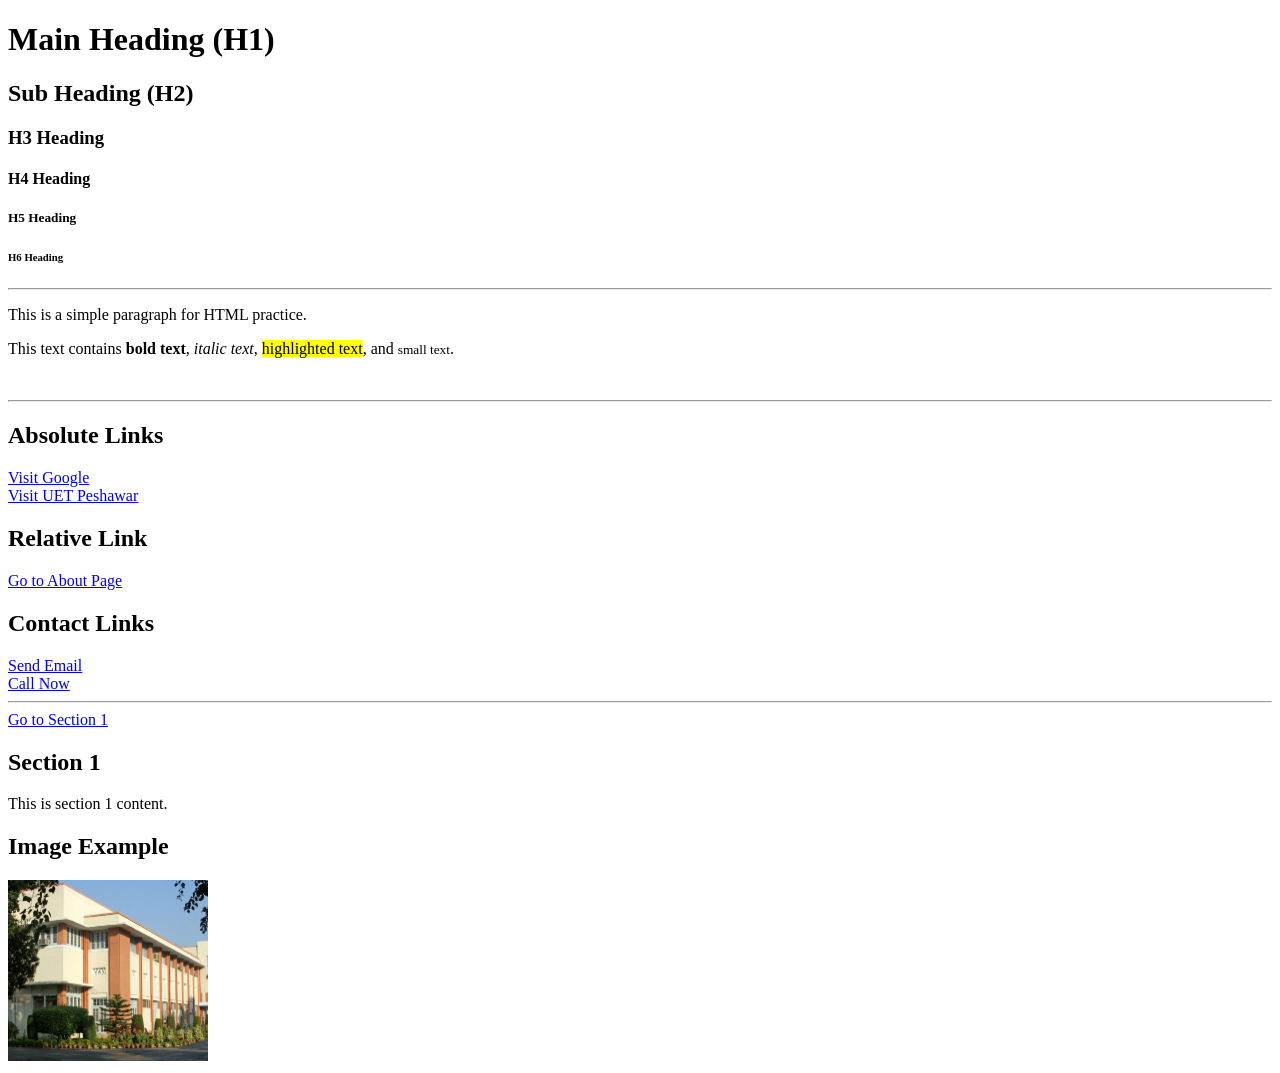
<file: lab02.html>
<!DOCTYPE html>
<html lang="en">
<head>
    <meta charset="UTF-8">
    <meta name="viewport" content="width=device-width, initial-scale=1.0">
    <meta name="description" content="Lab 02 - HTML Basics">
    <meta name="author" content="Jawaria Javid">
    <title>Lab 02 - HTML Basics</title>
   
</head>
<body>

</body>
</html>
<h1>Main Heading (H1)</h1>
<h2>Sub Heading (H2)</h2>
<h3>H3 Heading</h3>
<h4>H4 Heading</h4>
<h5>H5 Heading</h5>
<h6>H6 Heading</h6>

<hr>

<p>This is a simple paragraph for HTML practice.</p>

<p>
    This text contains <strong>bold text</strong>,
    <em>italic text</em>,
    <mark>highlighted text</mark>,
    and <small>small text</small>.
</p>

<br>
<hr>
<h2>Absolute Links</h2>
<a href="https://www.google.com" target="_blank">Visit Google</a><br>
<a href="https://www.uetpeshawar.edu.pk" target="_blank">Visit UET Peshawar</a>
<h2>Relative Link</h2>
<a href="about.html">Go to About Page</a>
<h2>Contact Links</h2>
<a href="mailto:jawaria@example.com">Send Email</a><br>
<a href="tel:+923001234567">Call Now</a>
<hr>
 <a href="#section1">Go to Section 1</a>
<h2 id="section1">Section 1</h2>
<p>This is section 1 content.</p>
</hr>
<h2>Image Example</h2>
<a href="https://www.uetpeshawar.edu.pk" target="_blank">
    <img src="uet peshawar.jpg" alt="University of Engineering and Technology Peshawar building" width="200">
</a>
</file>
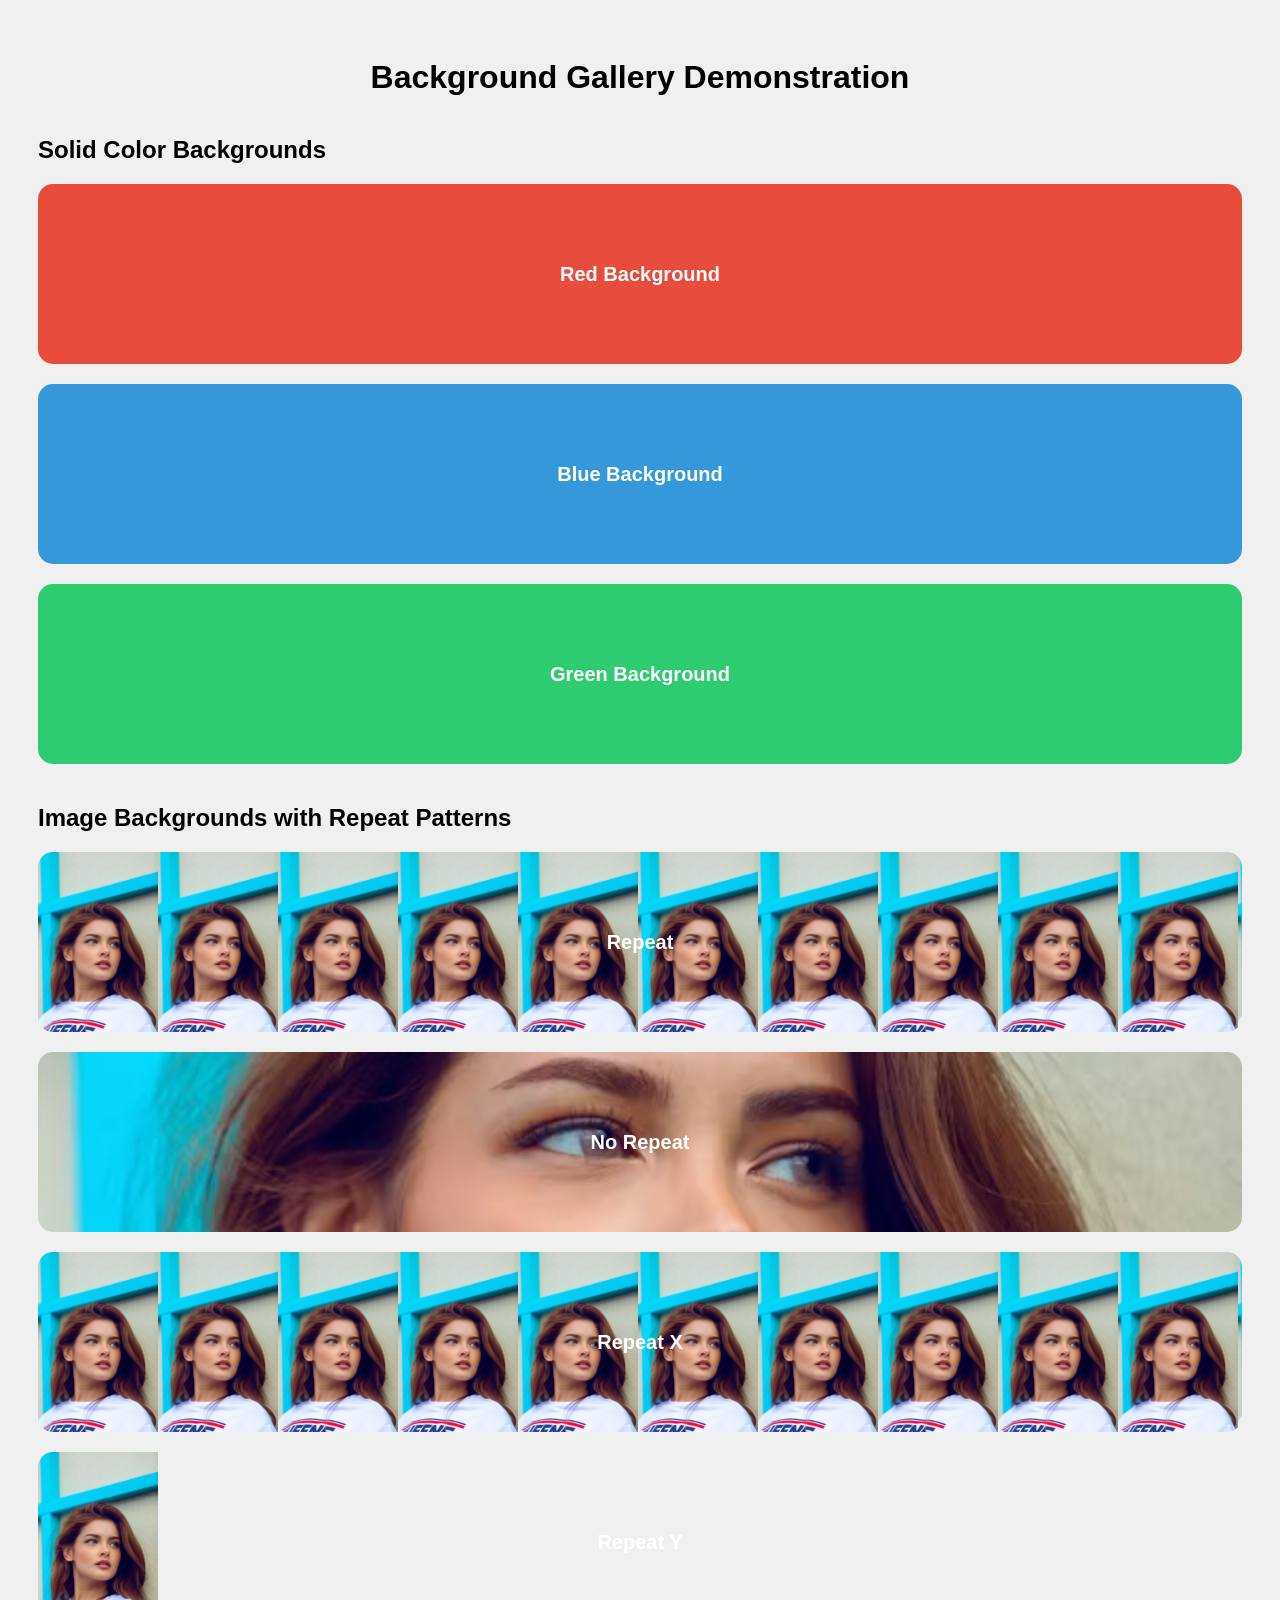
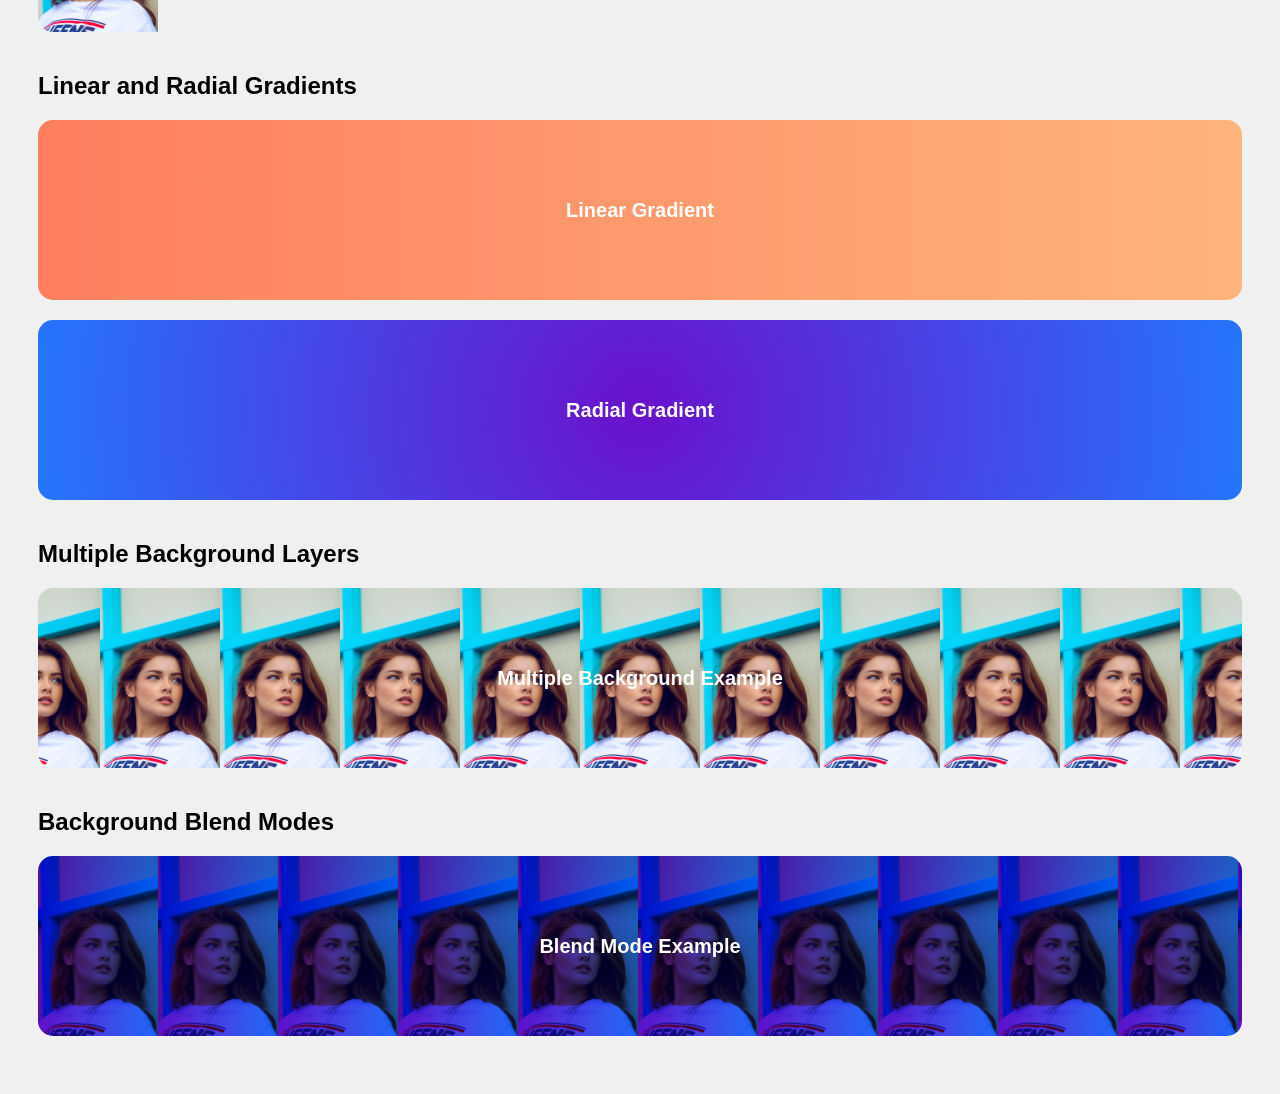
<file: exercises/backgrounds.html>
<!DOCTYPE html>
<html lang="en">
<head>
<meta charset="UTF-8">
<title>Background Gallery</title>

<style>

/* General Page Style */

body{
    font-family: Arial, sans-serif;
    background-color:#f0f0f0;
    padding:30px;
}

h1{
    text-align:center;
}

h2{
    margin-top:40px;
}


/* Box Style */

.demo-box{
    height:180px;
    margin:20px 0;
    border-radius:15px;
    color:white;
    font-weight:bold;
    text-align:center;
    line-height:180px;
    font-size:20px;
    background-size:120px;   /* helps show repeat pattern clearly */
}



/* ------------------- */
/* Solid Color Backgrounds */
/* ------------------- */

.red{
    background-color:#e74c3c;
}

.blue{
    background-color:#3498db;
}

.green{
    background-color:#2ecc71;
}



/* ------------------- */
/* Image Backgrounds */
/* ------------------- */

.repeat{
    background-image:url("Jiya.jpg");
    background-repeat:repeat;
}

.no-repeat{
    background-image:url("Jiya.jpg");
    background-repeat:no-repeat;
    background-position:center;
    background-size:cover;
}

.repeat-x{
    background-image:url("Jiya.jpg");
    background-repeat:repeat-x;
}

.repeat-y{
    background-image:url("Jiya.jpg");
    background-repeat:repeat-y;
}



/* ------------------- */
/* Gradients */
/* ------------------- */

.linear{
    background:linear-gradient(to right,#ff7e5f,#feb47b);
}

.radial{
    background:radial-gradient(circle,#6a11cb,#2575fc);
}



/* ------------------- */
/* Multiple Backgrounds */
/* ------------------- */

.multi{

background-image:
url("Jiya.jpg"),
linear-gradient(to bottom,#ff7e5f,#feb47b);

background-repeat:repeat,no-repeat;
background-position:center,center;

}



/* ------------------- */
/* Background Blend Mode */
/* ------------------- */

.blend{

background-image:
url("Jiya.jpg"),
linear-gradient(to right,#6a11cb,#2575fc);

background-blend-mode:multiply;

}

</style>
</head>


<body>

<h1>Background Gallery Demonstration</h1>


<h2>Solid Color Backgrounds</h2>

<div class="demo-box red">Red Background</div>
<div class="demo-box blue">Blue Background</div>
<div class="demo-box green">Green Background</div>



<h2>Image Backgrounds with Repeat Patterns</h2>

<div class="demo-box repeat">Repeat</div>
<div class="demo-box no-repeat">No Repeat</div>
<div class="demo-box repeat-x">Repeat X</div>
<div class="demo-box repeat-y">Repeat Y</div>



<h2>Linear and Radial Gradients</h2>

<div class="demo-box linear">Linear Gradient</div>
<div class="demo-box radial">Radial Gradient</div>



<h2>Multiple Background Layers</h2>

<div class="demo-box multi">Multiple Background Example</div>



<h2>Background Blend Modes</h2>

<div class="demo-box blend">Blend Mode Example</div>

</body>
</html>
</file>
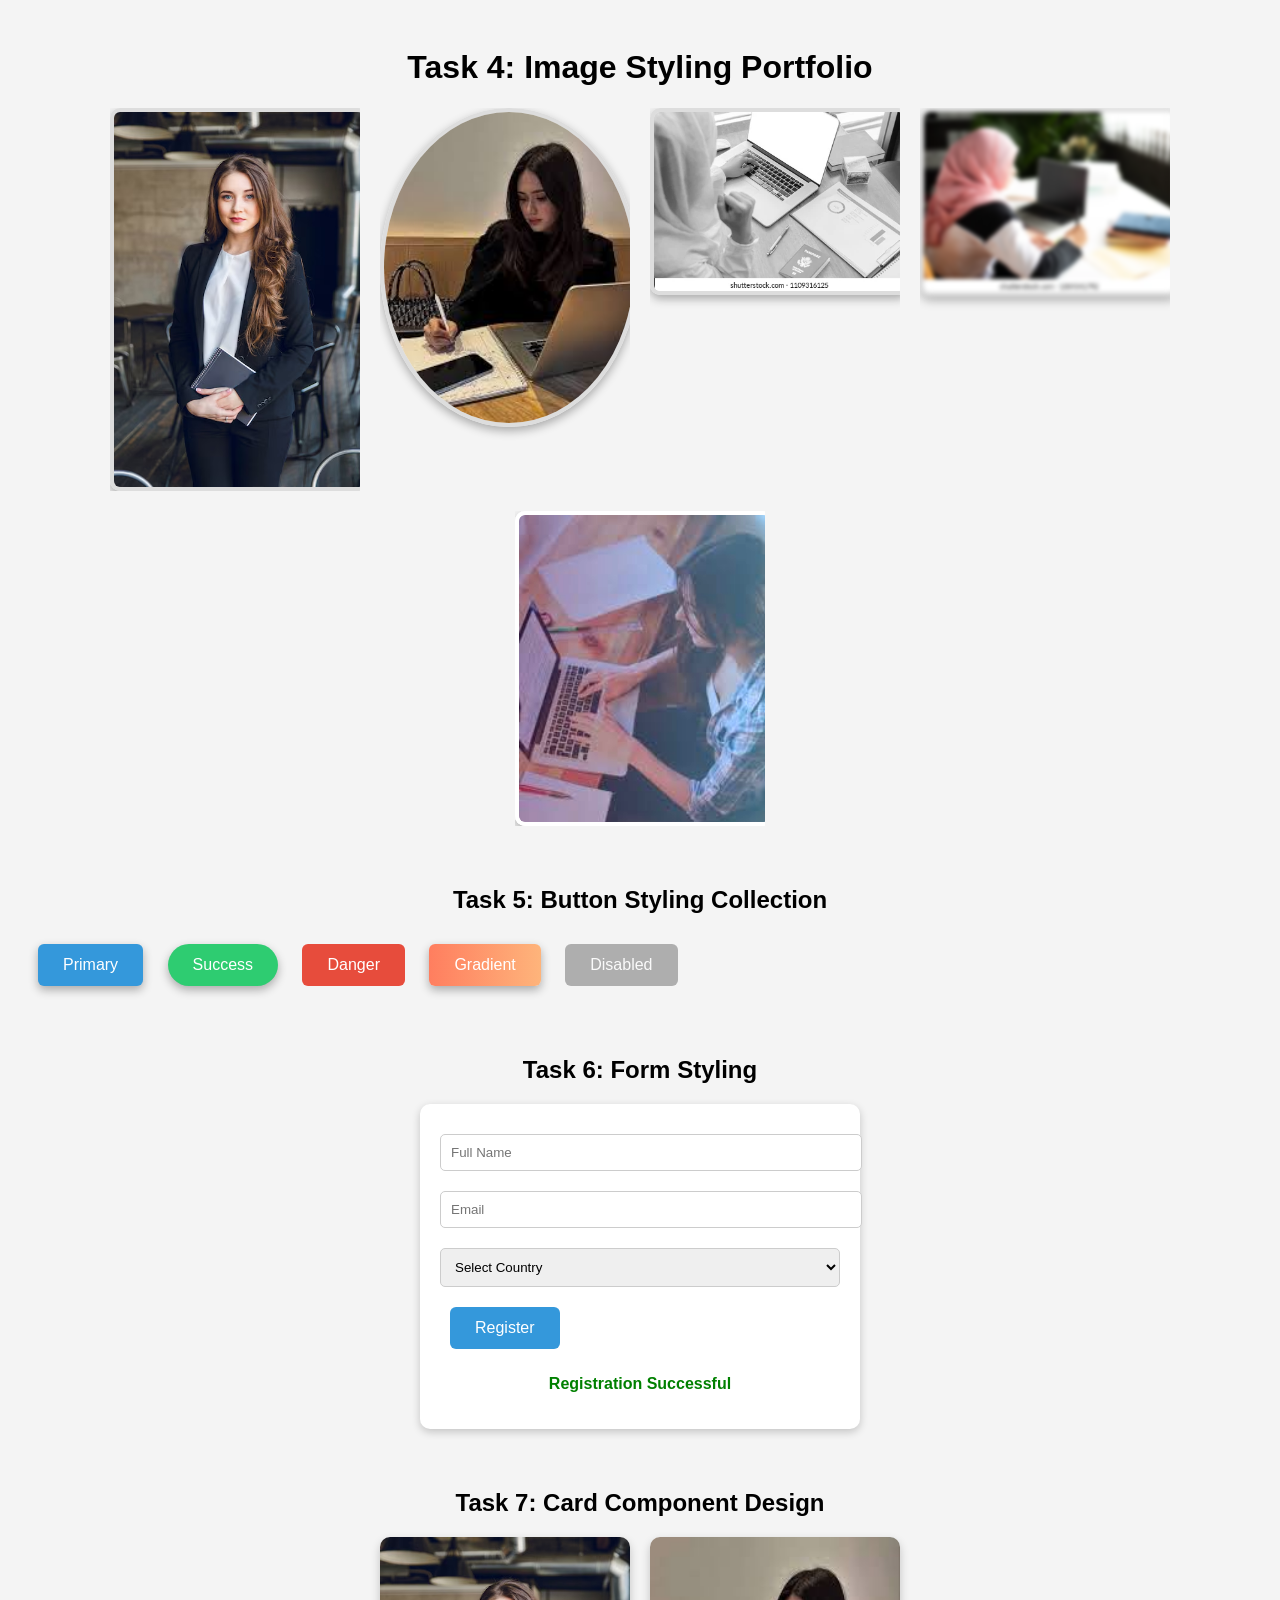
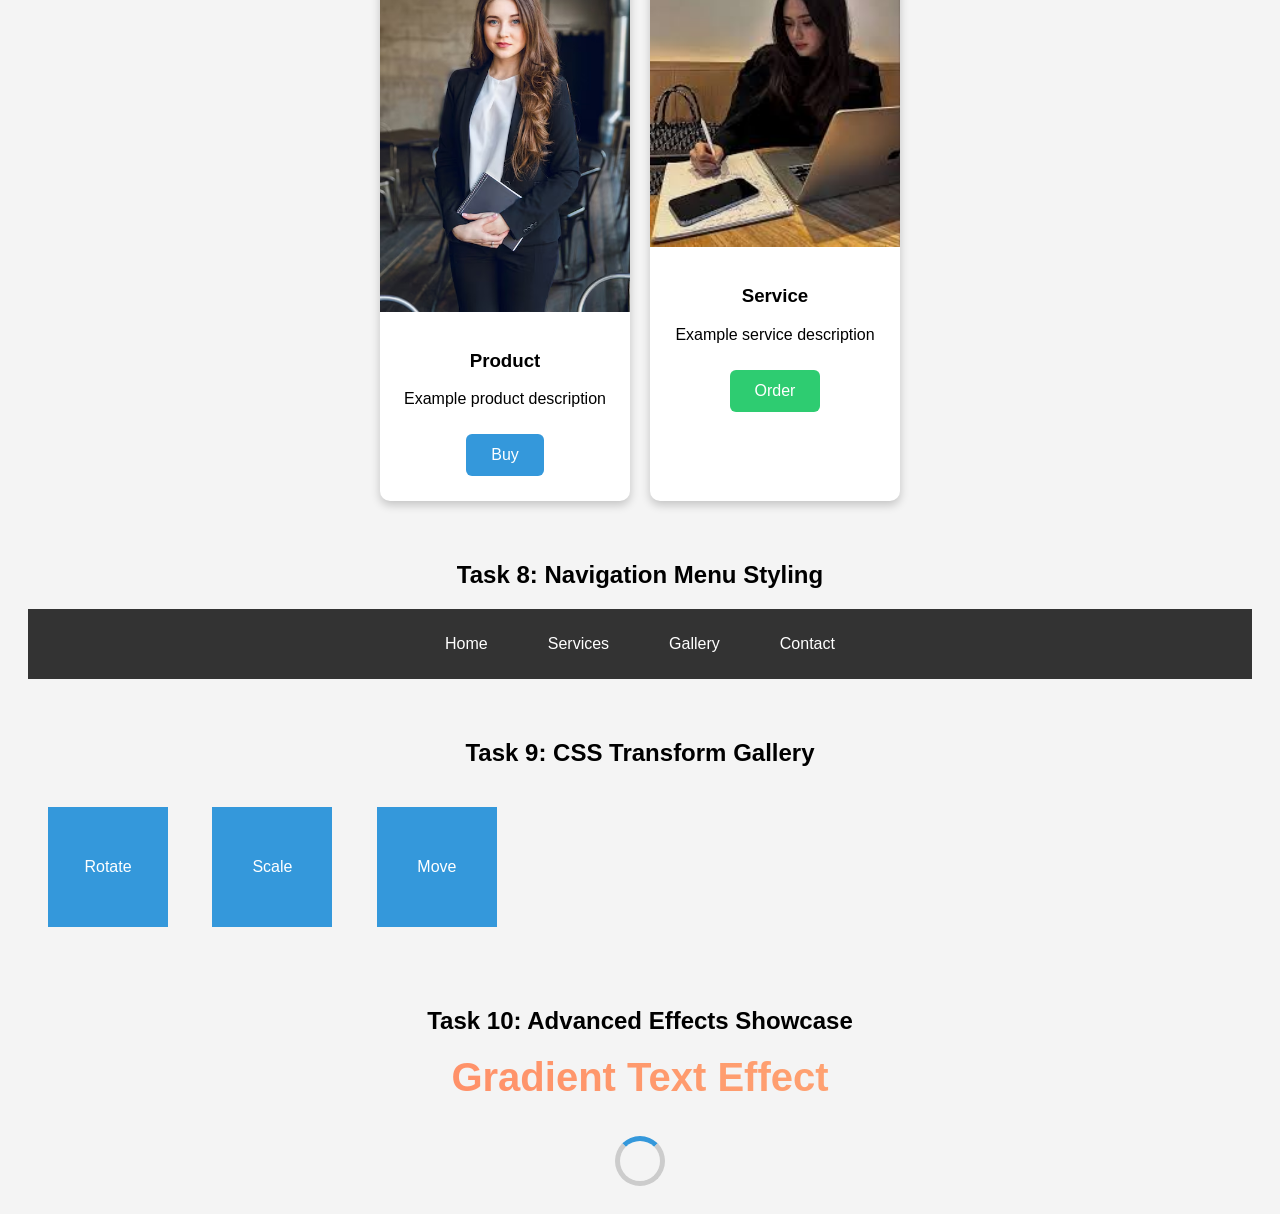
<file: exercises/images.html>
<!DOCTYPE html>
<html lang="en">
<head>
<meta charset="UTF-8">
<title>CSS Lab Showcase</title>

<style>

/* ---------------------- */
/* GENERAL PAGE STYLE */
/* ---------------------- */

body{
    font-family: Arial, sans-serif;
    background:#f4f4f4;
    padding:20px;
}

h1{
    text-align:center;
}

h2{
    margin-top:60px;
    text-align:center;
}

/* ================================================= */
/* TASK 4 : IMAGE STYLING PORTFOLIO (YOUR CODE SAME) */
/* ================================================= */

.gallery{
    display:flex;
    flex-wrap:wrap;
    gap:20px;
    justify-content:center;
}

.image-box{
    position:relative;
    width:250px;
    overflow:hidden;
}

.image-box img{
    width:100%;
    display:block;
    border-radius:10px;
    border:4px solid #ddd;
    box-shadow:0 4px 10px rgba(0,0,0,0.3);
    transition:0.4s;
}

.image-box img:hover{
    transform:scale(1.1);
}

.circle img{
    border-radius:50%;
}

.grayscale img{
    filter:grayscale(100%);
}

.blur img{
    filter:blur(2px);
}

.brightness img{
    filter:brightness(130%);
}

.overlay{
    position:absolute;
    top:0;
    left:0;
    width:100%;
    height:100%;
    background:rgba(0,0,0,0.6);
    color:white;
    display:flex;
    align-items:center;
    justify-content:center;
    font-size:20px;
    opacity:0;
    transition:0.4s;
}

.image-box:hover .overlay{
    opacity:1;
}

/* ================================================= */
/* TASK 5 : BUTTON STYLING */
/* ================================================= */

.btn{
    padding:12px 25px;
    margin:10px;
    border:none;
    border-radius:6px;
    cursor:pointer;
    font-size:16px;
    transition:0.3s;
}

.primary{background:#3498db;color:white;}
.success{background:#2ecc71;color:white;}
.danger{background:#e74c3c;color:white;}

.round{border-radius:30px;}

.gradient{
background:linear-gradient(to right,#ff7e5f,#feb47b);
color:white;
}

.shadow{
box-shadow:0 4px 10px rgba(0,0,0,0.3);
}

.btn:hover{
transform:scale(1.1);
}

.btn:focus{
outline:3px solid #555;
}

.btn:disabled{
background:gray;
cursor:not-allowed;
opacity:0.6;
}

/* ================================================= */
/* TASK 6 : FORM STYLING */
/* ================================================= */

form{
max-width:400px;
margin:auto;
background:white;
padding:20px;
border-radius:10px;
box-shadow:0 3px 8px rgba(0,0,0,0.2);
}

input,select{
width:100%;
padding:10px;
margin:10px 0;
border:1px solid #ccc;
border-radius:5px;
}

input:focus{
border-color:#3498db;
outline:none;
}

.error{
border:2px solid red;
}

.success-msg{
color:green;
text-align:center;
font-weight:bold;
}

/* ================================================= */
/* TASK 7 : CARD DESIGN */
/* ================================================= */

.cards{
display:flex;
gap:20px;
justify-content:center;
flex-wrap:wrap;
}

.card{
width:250px;
background:white;
border-radius:10px;
overflow:hidden;
box-shadow:0 4px 10px rgba(0,0,0,0.2);
transition:0.3s;
}

.card:hover{
transform:translateY(-10px);
}

.card img{
width:100%;
}

.card-body{
padding:15px;
text-align:center;
}

/* ================================================= */
/* TASK 8 : NAVIGATION MENU */
/* ================================================= */

nav{
background:#333;
padding:10px;
}

nav ul{
list-style:none;
display:flex;
justify-content:center;
padding:0;
}

nav ul li{
margin:0 15px;
}

nav ul li a{
color:white;
text-decoration:none;
padding:8px 15px;
transition:0.3s;
}

nav ul li a:hover{
background:#3498db;
border-radius:5px;
}

/* ================================================= */
/* TASK 9 : CSS TRANSFORM GALLERY */
/* ================================================= */

.transform-box{
width:120px;
height:120px;
background:#3498db;
margin:20px;
display:inline-block;
color:white;
line-height:120px;
text-align:center;
transition:0.5s;
}

.rotate:hover{
transform:rotate(45deg);
}

.scale:hover{
transform:scale(1.3);
}

.translate:hover{
transform:translateY(-20px);
}

/* ================================================= */
/* TASK 10 : ADVANCED EFFECTS */
/* ================================================= */

.gradient-text{
font-size:40px;
font-weight:bold;
background:linear-gradient(45deg,#ff7e5f,#feb47b);
-webkit-background-clip:text;
color:transparent;
text-align:center;
}

.loader{
width:40px;
height:40px;
border:5px solid #ccc;
border-top:5px solid #3498db;
border-radius:50%;
animation:spin 1s linear infinite;
margin:auto;
}

@keyframes spin{
0%{transform:rotate(0deg);}
100%{transform:rotate(360deg);}
}

</style>
</head>

<body>

<h1>Task 4: Image Styling Portfolio</h1>

<div class="gallery">

<div class="image-box">
<img src="img1.jpg">
<div class="overlay">Rounded Image</div>
</div>

<div class="image-box circle">
<img src="img2.jpg">
<div class="overlay">Circular Image</div>
</div>

<div class="image-box grayscale">
<img src="img3.jpg">
<div class="overlay">Grayscale Filter</div>
</div>

<div class="image-box blur">
<img src="img4.jpg">
<div class="overlay">Blur Effect</div>
</div>

<div class="image-box brightness">
<img src="img5.jpg">
<div class="overlay">Brightness Effect</div>
</div>

</div>


<h2>Task 5: Button Styling Collection</h2>

<button class="btn primary shadow">Primary</button>
<button class="btn success round shadow">Success</button>
<button class="btn danger">Danger</button>
<button class="btn gradient shadow">Gradient</button>
<button class="btn primary" disabled>Disabled</button>


<h2>Task 6: Form Styling</h2>

<form>
<input type="text" placeholder="Full Name">
<input type="email" placeholder="Email">
<select>
<option>Select Country</option>
<option>Pakistan</option>
<option>Turkey</option>
</select>
<button class="btn primary">Register</button>
<p class="success-msg">Registration Successful</p>
</form>


<h2>Task 7: Card Component Design</h2>

<div class="cards">

<div class="card">
<img src="img1.jpg">
<div class="card-body">
<h3>Product</h3>
<p>Example product description</p>
<button class="btn primary">Buy</button>
</div>
</div>

<div class="card">
<img src="img2.jpg">
<div class="card-body">
<h3>Service</h3>
<p>Example service description</p>
<button class="btn success">Order</button>
</div>
</div>

</div>


<h2>Task 8: Navigation Menu Styling</h2>

<nav>
<ul>
<li><a href="#">Home</a></li>
<li><a href="#">Services</a></li>
<li><a href="#">Gallery</a></li>
<li><a href="#">Contact</a></li>
</ul>
</nav>


<h2>Task 9: CSS Transform Gallery</h2>

<div class="transform-box rotate">Rotate</div>
<div class="transform-box scale">Scale</div>
<div class="transform-box translate">Move</div>


<h2>Task 10: Advanced Effects Showcase</h2>

<div class="gradient-text">Gradient Text Effect</div>

<br><br>

<div class="loader"></div>

</body>
</html>
</file>
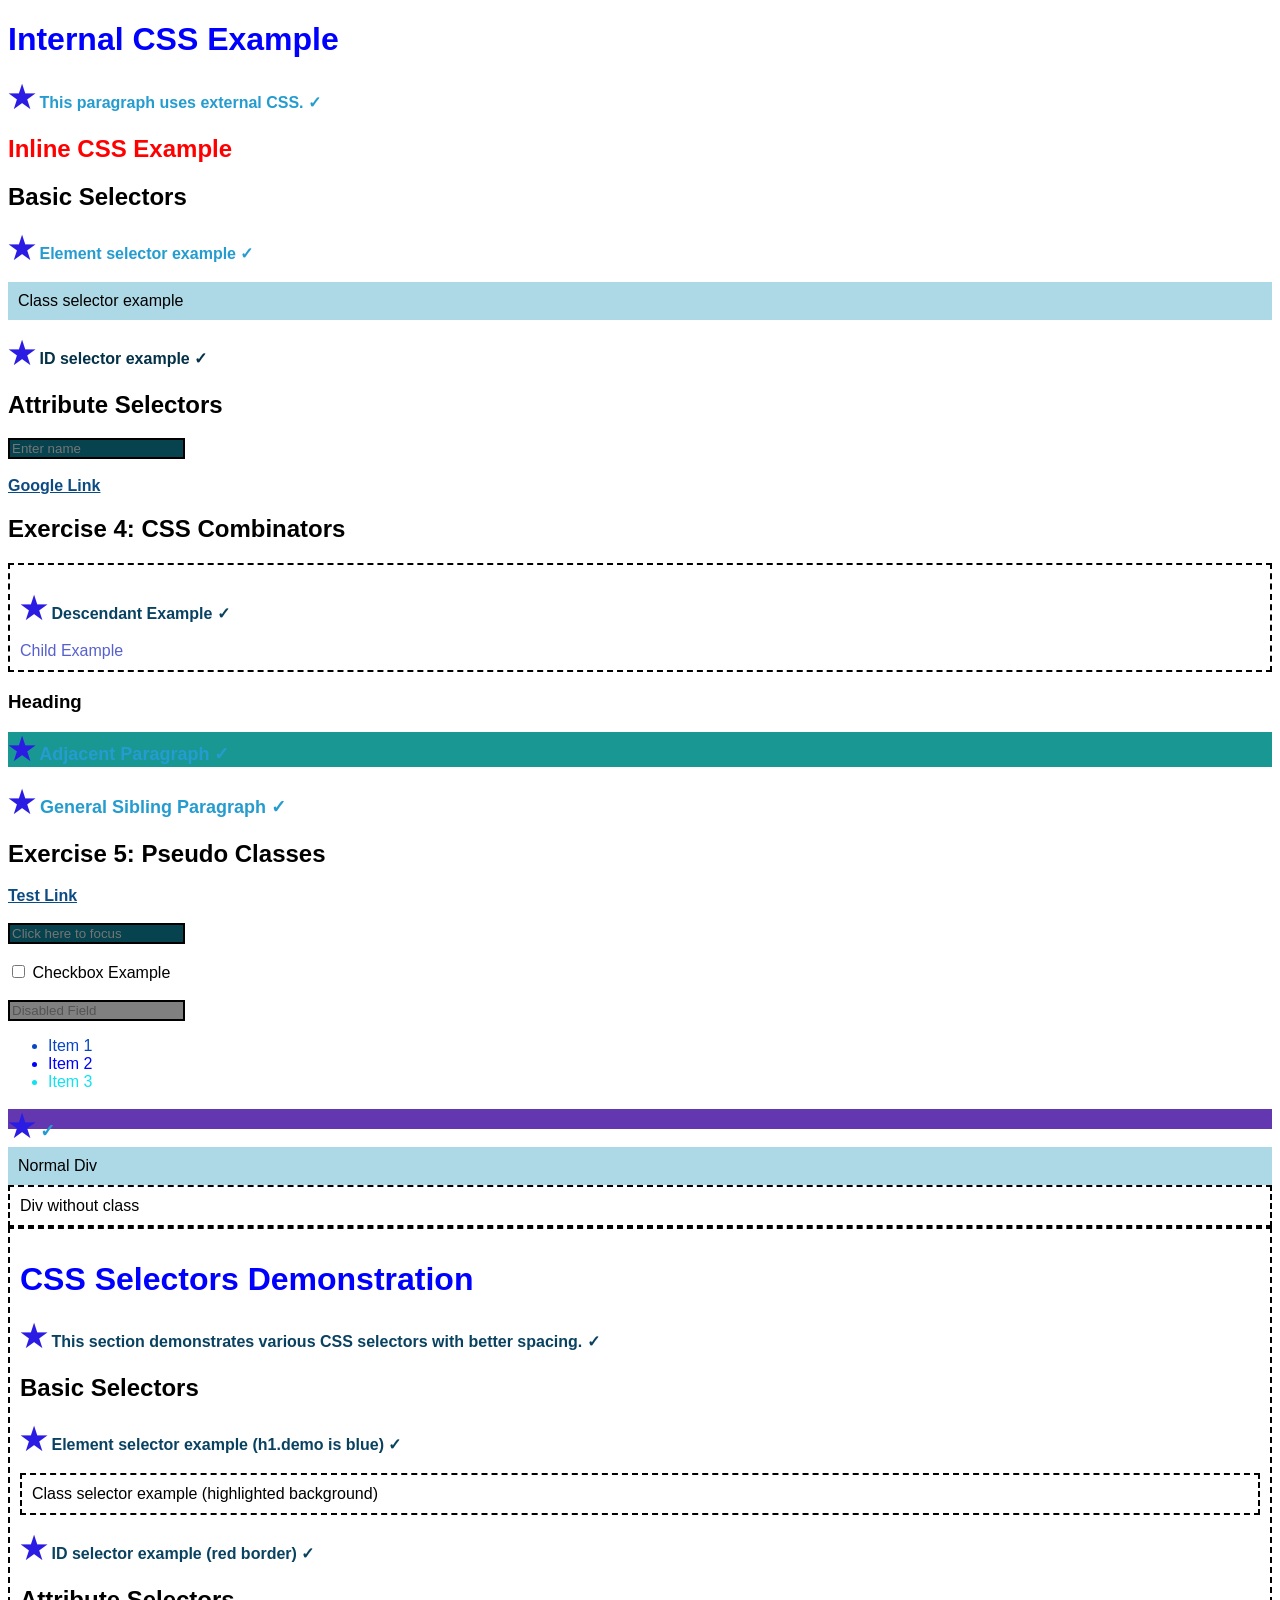
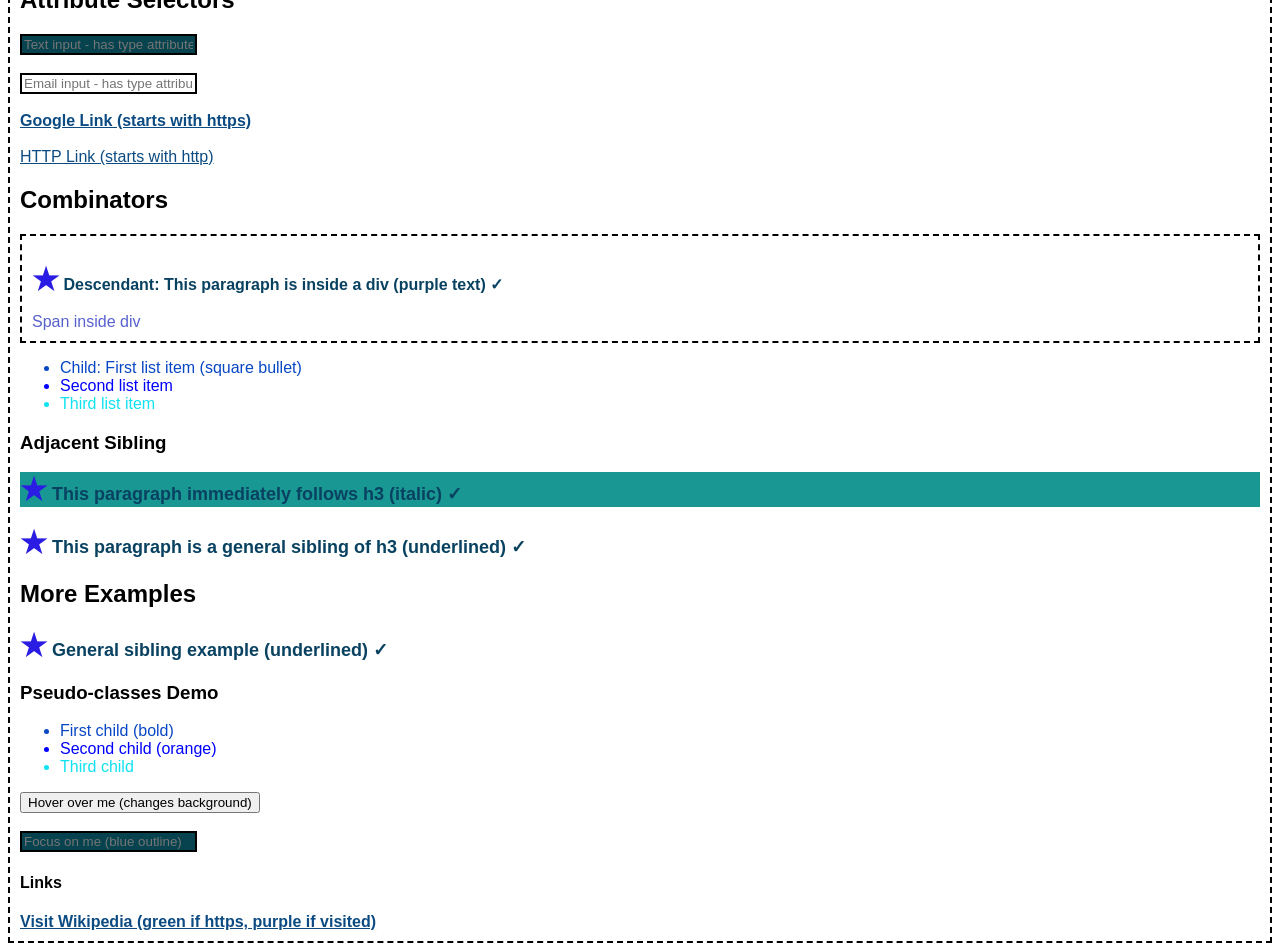
<file: exercises/selectors.html>
<!DOCTYPE html>
<html>
<head>

<title>Exercise 1</title>

<!-- Internal CSS -->
<style>
h1{
color:blue;
}
</style>

<!-- External CSS -->
<link rel="stylesheet" href="../styles/main.css">
<link rel="stylesheet" href="../styles/components.css">

</head>

<body>

<h1>Internal CSS Example</h1>

<p>This paragraph uses external CSS.</p>

<h2 style="color:red;">Inline CSS Example</h2>

</body>
</html>

<h2>Basic Selectors</h2>

<p>Element selector example</p>

<div class="box">
Class selector example
</div>

<p id="special">
ID selector example
</p>

<h2>Attribute Selectors</h2>

<input type="text" placeholder="Enter name">

<br><br>

<a href="https://google.com">Google Link</a>

<h2>Exercise 4: CSS Combinators</h2>

<div>
<p>Descendant Example</p>
<span>Child Example</span>
</div>

<h3>Heading</h3>

<p>Adjacent Paragraph</p>

<p>General Sibling Paragraph</p>

<h2>Exercise 5: Pseudo Classes</h2>

<a href="https://example.com">Test Link</a>

<br><br>

<input type="text" placeholder="Click here to focus">

<br><br>

<input type="checkbox"> Checkbox Example

<br><br>

<input type="text" value="Disabled Field" disabled>

<ul>
<li>Item 1</li>
<li>Item 2</li>
<li>Item 3</li>
</ul>

<p></p>

<div class="box">Normal Div</div>
<div>Div without class</div>

<!-- CSS Selectors Demo Section -->
<div class="demo-section">
<h1 class="demo">CSS Selectors Demonstration</h1>

<p class="demo">This section demonstrates various CSS selectors with better spacing.</p>

<section>
<h2 class="demo">Basic Selectors</h2>

<p class="demo">Element selector example (h1.demo is blue)</p>

<div class="highlight">
Class selector example (highlighted background)
</div>

<p id="special-demo">
ID selector example (red border)
</p>
</section>

<section>
<h2 class="demo">Attribute Selectors</h2>

<input type="text" class="demo" placeholder="Text input - has type attribute">
<br><br>
<input type="email" class="demo" placeholder="Email input - has type attribute">
<br><br>
<a href="https://google.com" class="demo">Google Link (starts with https)</a>
<br><br>
<a href="http://example.com" class="demo">HTTP Link (starts with http)</a>
</section>

<section>
<h2 class="demo">Combinators</h2>

<div class="demo-div">
    <p class="demo">Descendant: This paragraph is inside a div (purple text)</p>
    <span>Span inside div</span>
</div>

<ul class="demo-ul">
    <li>Child: First list item (square bullet)</li>
    <li>Second list item</li>
    <li>Third list item</li>
</ul>

<h3 class="demo">Adjacent Sibling</h3>
<p class="demo">This paragraph immediately follows h3 (italic)</p>
<p class="demo">This paragraph is a general sibling of h3 (underlined)</p>

<h2 class="demo">More Examples</h2>
<p class="demo">General sibling example (underlined)</p>
</section>

<section>
<h3 class="demo">Pseudo-classes Demo</h3>
<ul class="demo-list">
    <li>First child (bold)</li>
    <li>Second child (orange)</li>
    <li>Third child</li>
</ul>

<button class="demo">Hover over me (changes background)</button>
<br><br>
<input type="text" class="demo" placeholder="Focus on me (blue outline)">
</section>

<section>
<h4 class="demo">Links</h4>
<a href="https://wikipedia.org" class="demo">Visit Wikipedia (green if https, purple if visited)</a>
</section>
</div>
</file>
<file: styles/main.css>

</file>
<file: styles/components.css>
/* element selector */
p{
color:rgb(37, 156, 207);
}

/* class selector */
.box{
background:lightblue;
padding:10px;
}

/* id selector */
#special{
color:rgb(3, 49, 71);
font-weight:bold;
}

/* universal selector */
*{
font-family:Arial;
}

input[type]{
border:2px solid black;
}

input[type="text"]{
background:rgb(6, 67, 78);
}

a[href*="google"]{
color:rgb(10, 113, 124);
}

a[href^="https"]{
font-weight:bold;
}

img[src$=".png"]{
border:3px solid rgb(21, 140, 126);
}

/* descendant */
div p{
color:rgb(9, 66, 97);
}

/* child */
div > span{
color:rgb(87, 97, 206);
}

/* adjacent sibling */
h3 + p{
background:rgb(24, 151, 147);
}

/* general sibling */
h3 ~ p{
font-size:18px;
}

a:link{
color:rgb(12, 75, 130);
}

a:visited{
color:rgb(81, 47, 146);
}

a:hover{
color:rgb(37, 20, 228);
}

a:active{
color:rgb(7, 67, 171);
}

input:focus{
background-color:lightblue;
}

input:checked{
outline:3px solid rgb(115, 18, 199);
}

input:disabled{
background-color:gray;
}

li:first-child{
color:rgb(8, 71, 196);
}

li:last-child{
color:rgb(16, 226, 241);
}

li:nth-child(2){
color:blue;
}

p:empty{
background:rgb(99, 55, 176);
height:20px;
}

div:not(.box){
border:2px dashed black;
padding:10px;
}

p::first-letter{
font-size:30px;
color:rgb(42, 28, 226);
}

p::first-line{
font-weight:bold;
}

p::before{
content:"★ ";
}

p::after{
content:" ✓";
}

::selection{
background:black;
color:white;
}
</file>
